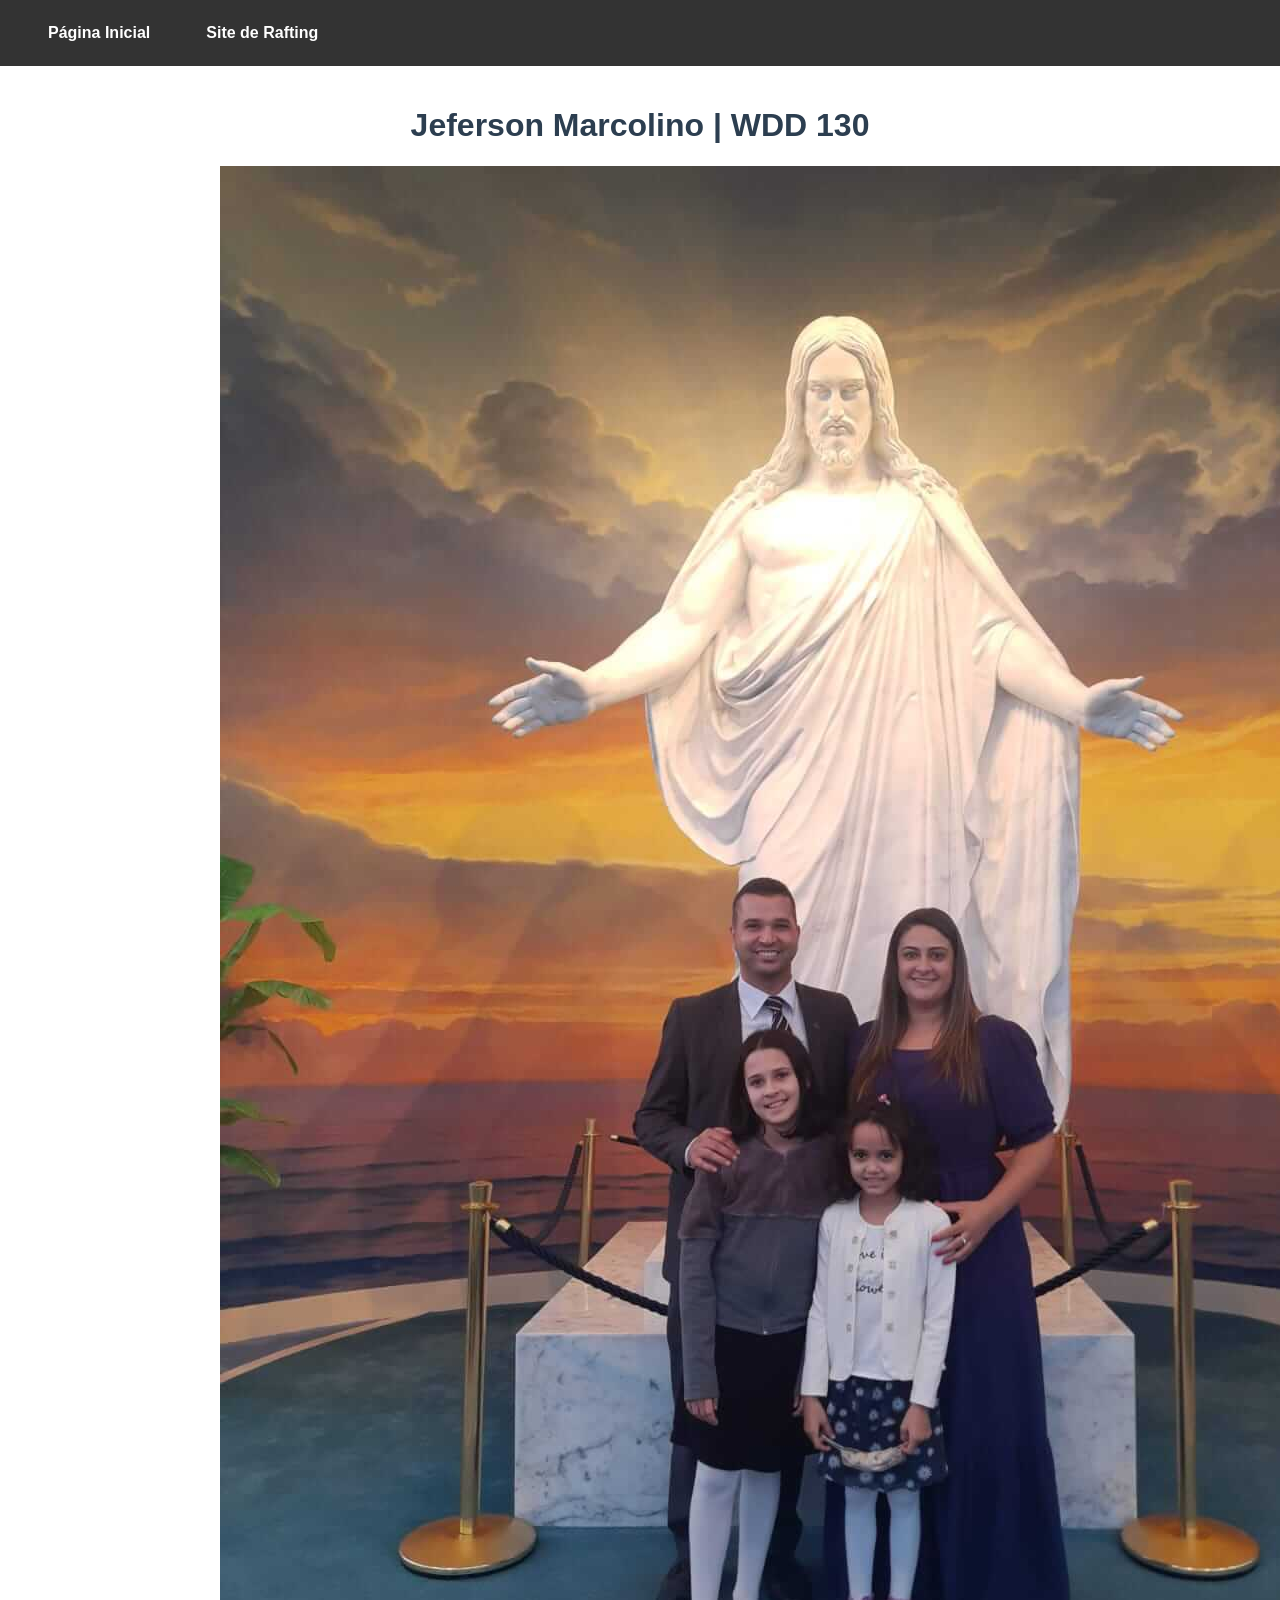
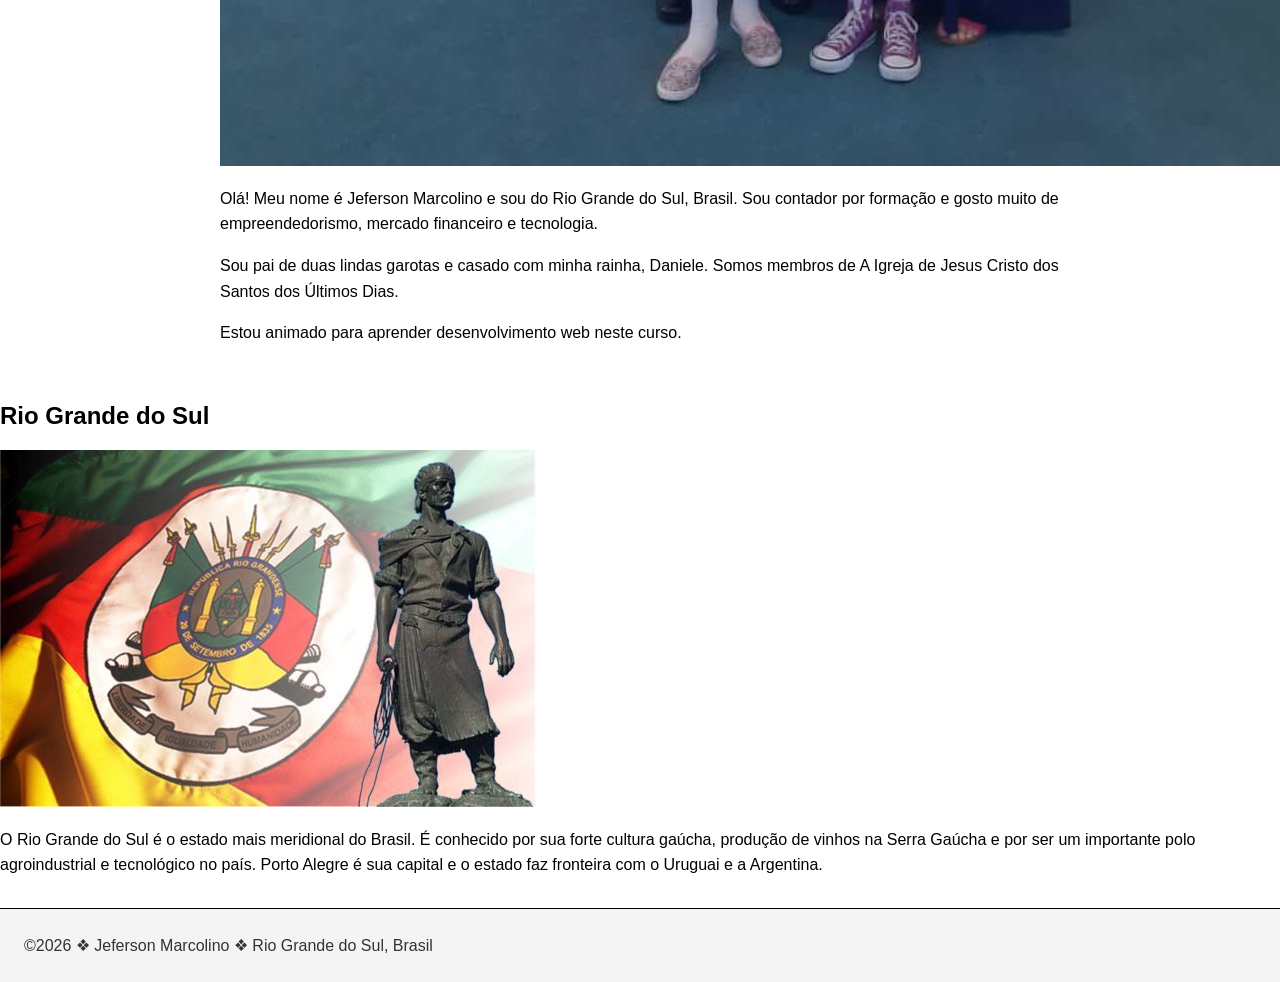
<file: index.html>
<!DOCTYPE html>
<html lang="pt-BR">

<head>
    <meta charset="utf-8">
    <meta name="viewport" content="width=device-width,initial-scale=1.0">
    <title>Jeferson Marcolino | WDD 130</title>

    <meta name="description" content="Página inicial de Jeferson Marcolino para o curso WDD 130, apresentando perfil pessoal e informações sobre o Rio Grande do Sul, Brasil.">
    <meta name="author" content="Jeferson Marcolino">

    <link rel="stylesheet" href="estilos/estilos.css">
</head>

<body>

    <header>
        <nav>
            <a href="#">Página Inicial</a>
            <a href="wwr/">Site de Rafting</a>
        </nav>
    </header>

    <main>
        <h1>Jeferson Marcolino | WDD 130</h1>

        <img src="imagens/perfil.jpeg" alt="Foto de perfil de Jeferson Marcolino">

        <p>
            Olá! Meu nome é Jeferson Marcolino e sou do Rio Grande do Sul, Brasil. 
            Sou contador por formação e gosto muito de empreendedorismo, 
            mercado financeiro e tecnologia.
        </p>
        <p>
            Sou pai de duas lindas garotas e casado com minha rainha, Daniele. 
            Somos membros de A Igreja de Jesus Cristo dos Santos dos Últimos Dias.
        </p>
        <p>
            Estou animado para aprender desenvolvimento web neste curso.
        </p>
    </main>

    <aside>
        <h2>Rio Grande do Sul</h2>
        <img src="imagens/rio-grande-do-sul.jpg" alt="Paisagem ou símbolo do Rio Grande do Sul">
        <p>
            O Rio Grande do Sul é o estado mais meridional do Brasil. É conhecido por sua forte cultura gaúcha, 
            produção de vinhos na Serra Gaúcha e por ser um importante polo agroindustrial e tecnológico no país. 
            Porto Alegre é sua capital e o estado faz fronteira com o Uruguai e a Argentina.
        </p>
    </aside>

    <footer>
        <p>©2026 ❖ Jeferson Marcolino ❖ Rio Grande do Sul, Brasil</p>
    </footer>

</body>

</html>
</file>
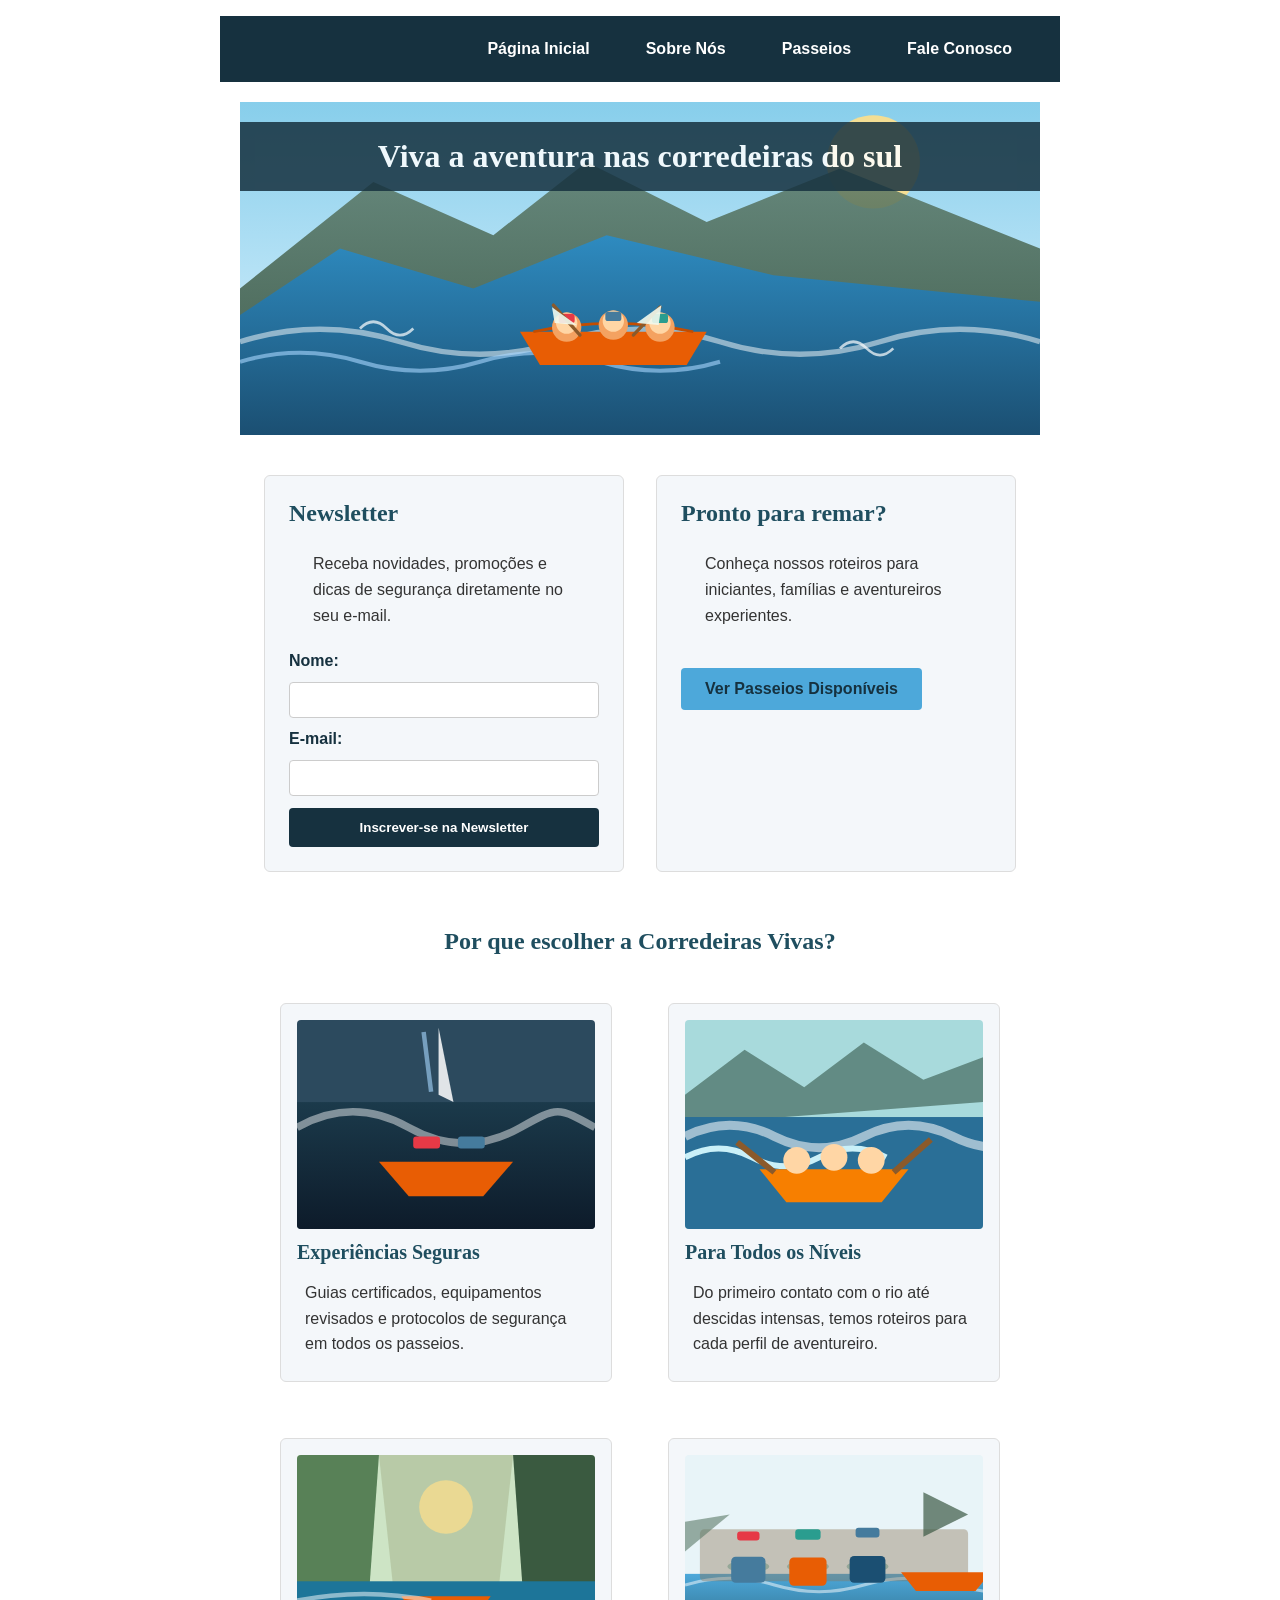
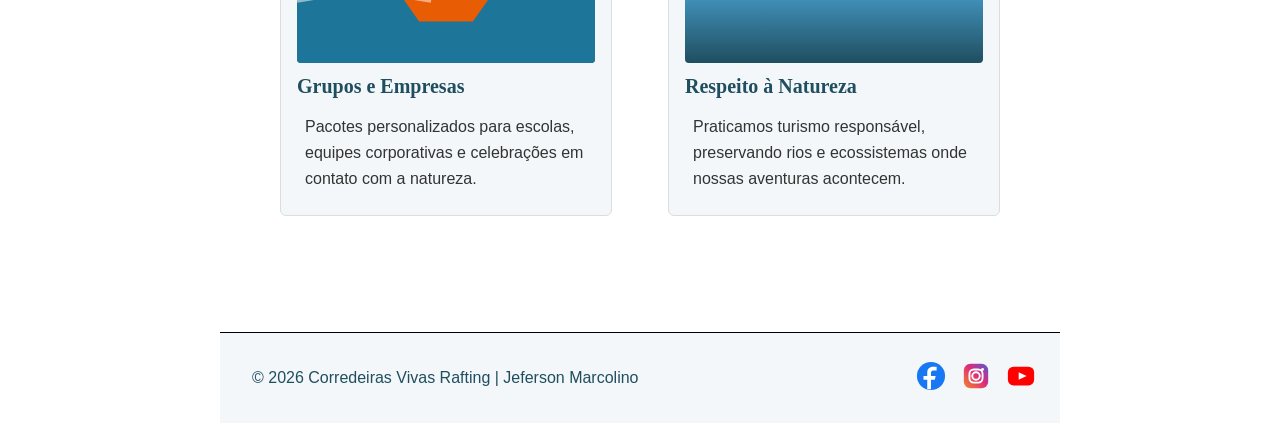
<file: wwr/index.html>
<!DOCTYPE html>
<html lang="pt-BR">

<head>
    <meta charset="UTF-8">
    <meta name="viewport" content="width=device-width, initial-scale=1.0">
    <meta name="description" content="Página inicial da Corredeiras Vivas Rafting. Descubra passeios em corredeiras, inscreva-se na newsletter e viva aventuras seguras no Rio Grande do Sul.">
    <meta name="author" content="Jeferson Marcolino">
    <title>Página Inicial | Corredeiras Vivas Rafting</title>
    <link rel="stylesheet" href="estilos/rafting.css">
</head>

<body>
    <header>
        <img src="imagens/logo-rafting.svg" alt="Logotipo Corredeiras Vivas Rafting" class="logo">
        <nav>
            <a href="index.html">Página Inicial</a>
            <a href="sobre.html">Sobre Nós</a>
            <a href="passeios.html">Passeios</a>
            <a href="contato.html">Fale Conosco</a>
        </nav>
    </header>

    <main>
        <div class="banner-home">
            <img src="imagens/hero-rafting.svg" alt="Grupo de rafting navegando em corredeiras com montanhas ao fundo">
            <h1>Viva a aventura nas corredeiras do sul</h1>
        </div>

        <section class="inicio-acoes">
            <div class="newsletter-home">
                <h2>Newsletter</h2>
                <p>Receba novidades, promoções e dicas de segurança diretamente no seu e-mail.</p>
                <form action="#" method="post">
                    <label for="newsletter-nome">Nome:</label>
                    <input type="text" id="newsletter-nome" name="nome" required>

                    <label for="newsletter-email">E-mail:</label>
                    <input type="email" id="newsletter-email" name="email" required>

                    <button type="submit">Inscrever-se na Newsletter</button>
                </form>
            </div>

            <div class="cta-passeios">
                <h2>Pronto para remar?</h2>
                <p>Conheça nossos roteiros para iniciantes, famílias e aventureiros experientes.</p>
                <a class="botao-cta" href="passeios.html">Ver Passeios Disponíveis</a>
            </div>
        </section>

        <section class="grid-ofertas">
            <h2>Por que escolher a Corredeiras Vivas?</h2>
            <article class="oferta-card">
                <img src="imagens/salto-rio-negro.svg" alt="Bote enfrentando corredeiras no Salto do Rio Negro">
                <h2>Experiências Seguras</h2>
                <p>Guias certificados, equipamentos revisados e protocolos de segurança em todos os passeios.</p>
            </article>
            <article class="oferta-card">
                <img src="imagens/corredeira-paranapanema.svg" alt="Remadores em corredeira no Rio Paranapanema">
                <h2>Para Todos os Níveis</h2>
                <p>Do primeiro contato com o rio até descidas intensas, temos roteiros para cada perfil de aventureiro.</p>
            </article>
            <article class="oferta-card">
                <img src="imagens/canyon-iguacu.svg" alt="Paisagem de canyon com bote de rafting">
                <h2>Grupos e Empresas</h2>
                <p>Pacotes personalizados para escolas, equipes corporativas e celebrações em contato com a natureza.</p>
            </article>
            <article class="oferta-card">
                <img src="imagens/historia-equipe.svg" alt="Equipe de guias da Corredeiras Vivas na base do rio">
                <h2>Respeito à Natureza</h2>
                <p>Praticamos turismo responsável, preservando rios e ecossistemas onde nossas aventuras acontecem.</p>
            </article>
        </section>
    </main>

    <footer>
        <p>&copy; 2026 Corredeiras Vivas Rafting | Jeferson Marcolino</p>
        <nav class="redes-sociais">
            <a href="https://facebook.com" target="_blank" rel="noopener noreferrer">
                <img src="imagens/facebook.svg" alt="Visite nossa página oficial do Facebook">
            </a>
            <a href="https://instagram.com" target="_blank" rel="noopener noreferrer">
                <img src="imagens/instagram.svg" alt="Siga o nosso perfil no Instagram">
            </a>
            <a href="https://youtube.com" target="_blank" rel="noopener noreferrer">
                <img src="imagens/youtube.svg" alt="Assista aos nossos vídeos no YouTube">
            </a>
        </nav>
    </footer>
</body>

</html>
</file>
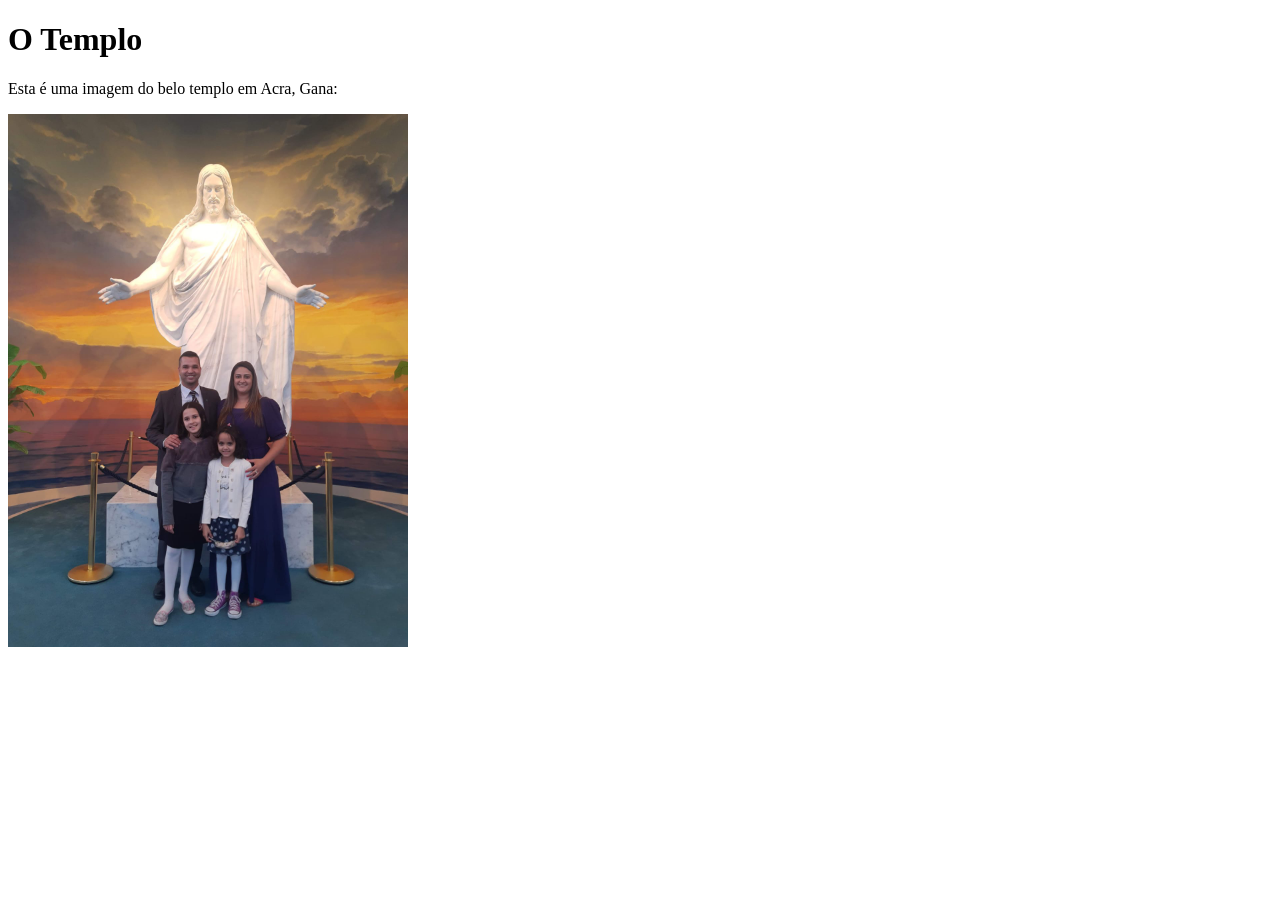
<file: semana01/imagens.html>
<!DOCTYPE html>
<html lang="pt-br">

<head>
    <meta charset="UTF-8">
    <meta name="viewport" content="width=device-width, initial-scale=1.0">
    <title>Imagem do Templo</title>
</head>

<body>
    <h1>O Templo</h1>
    <p>Esta é uma imagem do belo templo em Acra, Gana:</p>
    <img src="imagens/perfil.jpeg" alt="O Templo de Acra, Gana" width="400">

</body>

</html>
</file>
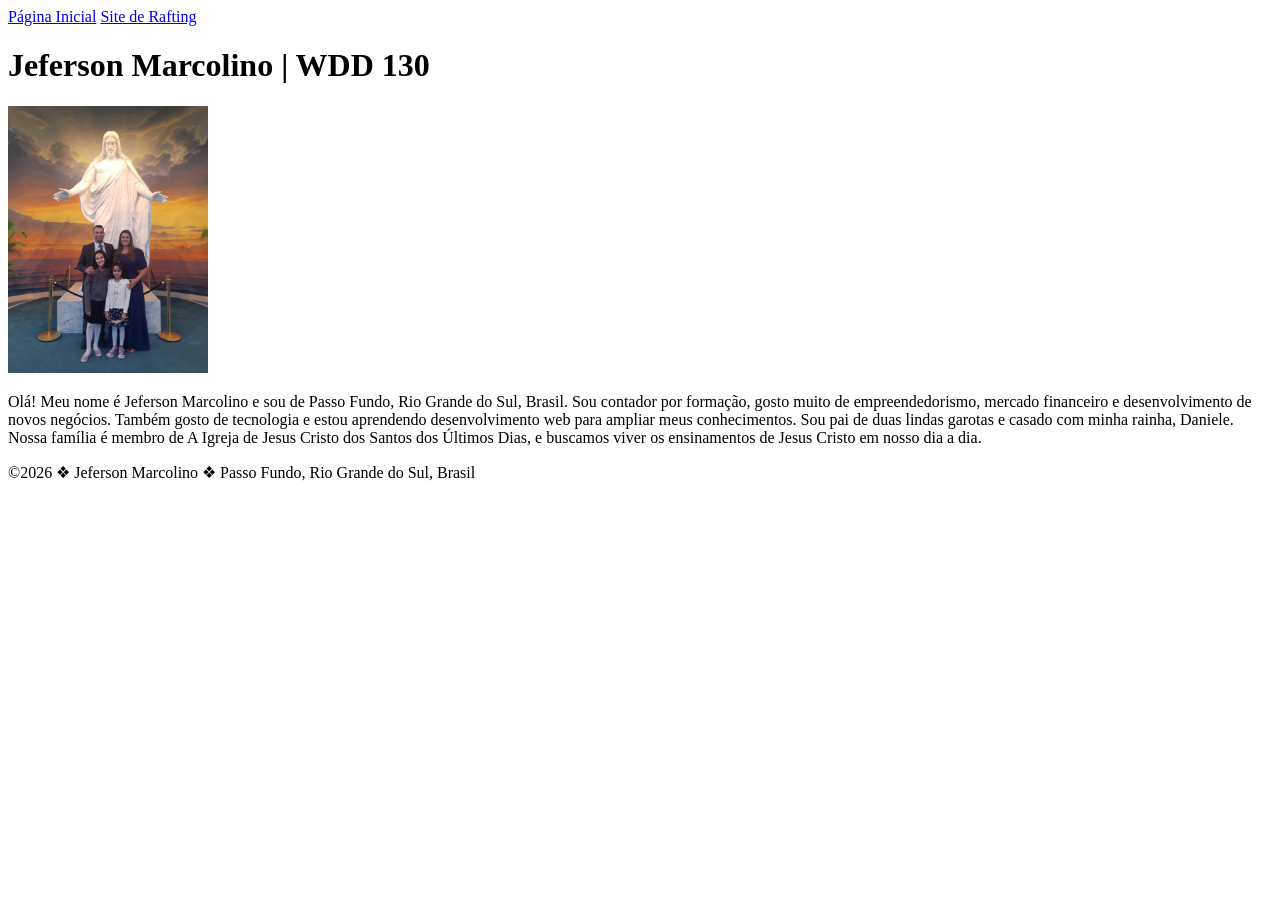
<file: semana01/primeira-pagina.html>
<!DOCTYPE html>
<html lang="pt-BR">

<head>
    <meta charset="utf-8">
    <meta name="viewport" content="width=device-width,initial-scale=1.0">
    <title>Jeferson Marcolino | WDD 130</title>
</head>

<body>

    <header>
        <nav>
            <a href="#">Página Inicial</a>
            <a href="wwr/">Site de Rafting</a>
        </nav>
    </header>

    <main>
        <h1>Jeferson Marcolino | WDD 130</h1>

        <img src="imagens/perfil.jpeg" alt="Olá, meu nome é Jeferson Marcolino" width="200">

        <p>
            Olá! Meu nome é Jeferson Marcolino e sou de Passo Fundo, Rio Grande do Sul, Brasil.
            Sou contador por formação, gosto muito de empreendedorismo, mercado financeiro
            e desenvolvimento de novos negócios. Também gosto de tecnologia e estou aprendendo
            desenvolvimento web para ampliar meus conhecimentos. Sou pai de duas lindas garotas
            e casado com minha rainha, Daniele. Nossa família é membro de A Igreja de Jesus Cristo
            dos Santos dos Últimos Dias, e buscamos viver os ensinamentos de Jesus Cristo
            em nosso dia a dia.
        </p>
    </main>

    <footer>
        <p>©2026 ❖ Jeferson Marcolino ❖ Passo Fundo, Rio Grande do Sul, Brasil</p>
    </footer>

</body>

</html>
</file>
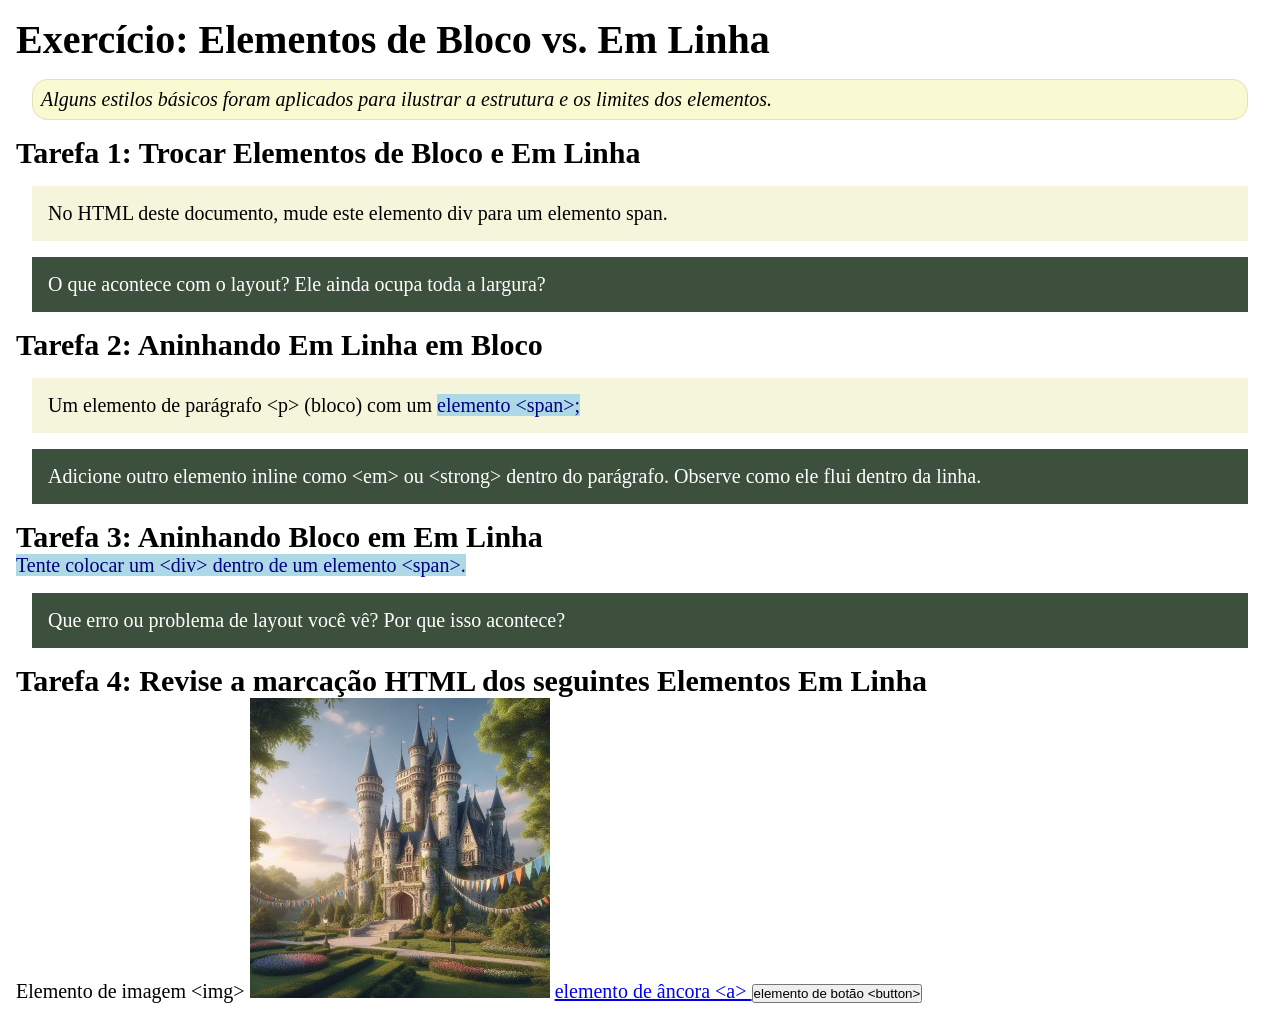
<file: semana02/bloco-vs-inline.html>
<!DOCTYPE html>
<html lang="pt-br">

<head>
    <meta charset="UTF-8">
    <meta name="viewport" content="width=device-width, initial-scale=1.0">
    <title>Exercício: Elementos de Bloco vs. Inline</title>
    <link rel="stylesheet" href="estilos/bloco-vs-inline.css">
</head>

<body>
    <main>
        <h1>Exercício: Elementos de Bloco vs. Em Linha</h1>
        <p class="note">Alguns estilos básicos foram aplicados para ilustrar a estrutura e os limites dos elementos.</p>

        <h2>Tarefa 1: Trocar Elementos de Bloco e Em Linha</h2>
        <div>No HTML deste documento, mude este elemento div para um elemento span.</div>

        <p class="question">O que acontece com o layout? Ele ainda ocupa toda a largura?</p>

        <h2>Tarefa 2: Aninhando Em Linha em Bloco</h2>
        <p>Um elemento de parágrafo &lt;p&gt; (bloco) com um <span>elemento &lt;span&gt;;</span></p>
        <p class="question">Adicione outro elemento inline como &lt;em&gt; ou &lt;strong&gt; dentro do parágrafo.
            Observe como ele flui dentro da linha.</p>

        <h2>Tarefa 3: Aninhando Bloco em Em Linha</h2>
        <span>Tente colocar um &lt;div&gt; dentro de um elemento &lt;span&gt;.</span>
        <p class="question">Que erro ou problema de layout você vê? Por que isso acontece?</p>


        <h2>Tarefa 4: Revise a marcação HTML dos seguintes Elementos Em Linha</h2>
        Elemento de imagem &lt;img&gt;
        <img src="imagens/castelo.webp" alt="imagem (imagens estão em linha)" width="300" height="300">
        <a href="https://churchofjesuschrist.org">elemento de âncora &lt;a&gt; </a>
        <button type="button">elemento de botão &lt;button&gt;</button>
    </main>
</body>

</html>
</file>
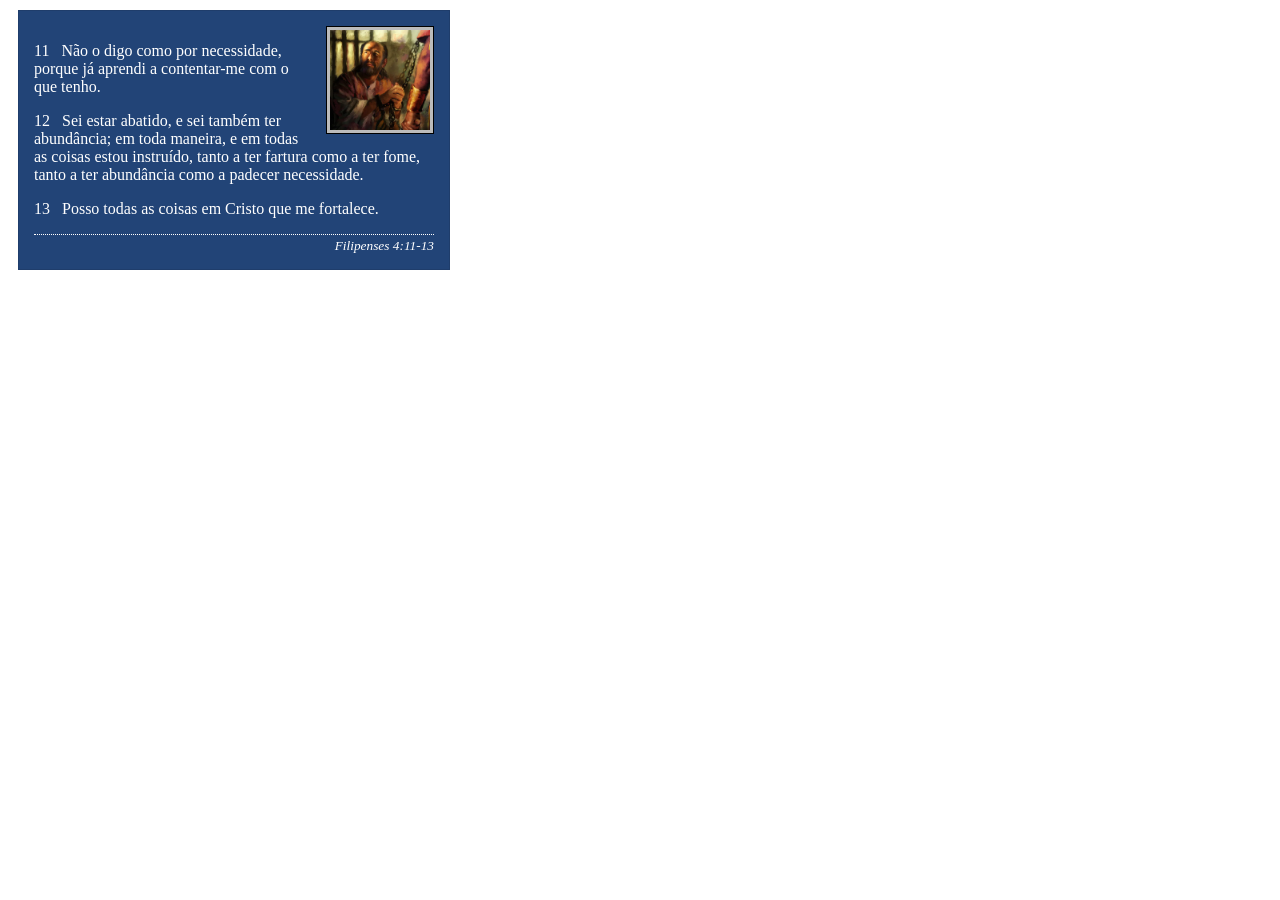
<file: semana02/box-model-solucao.html>
<!DOCTYPE html>
<html lang="pt-br">

<head>
    <meta charset="UTF-8">
    <meta name="viewport" content="width=device-width, initial-scale=1.0">
    <title>Atividade de Box Model</title>
    <link rel="stylesheet" href="estilos/box-model-solucao.css">
</head>

<body>
    <main>
        <div class="callout">
            <img src="imagens/apostolo-paulo-preso.webp" alt="Apóstolo Paulo - Preso em Roma" width="200" height="200">
            <blockquote>
                <p>11 &nbsp; Não o digo como por necessidade, porque já aprendi a contentar-me com o que tenho.</p>
                <p>12 &nbsp; Sei estar abatido, e sei também ter abundância; em toda maneira, e em todas as coisas estou
                    instruído, tanto a ter fartura como a ter fome, tanto a ter abundância como a padecer necessidade.
                </p>
                <p>13 &nbsp; Posso todas as coisas em Cristo que me fortalece.</p>
            </blockquote>
            <cite>Filipenses 4:11-13</cite>
        </div>
    </main>
</body>

</html>
</file>
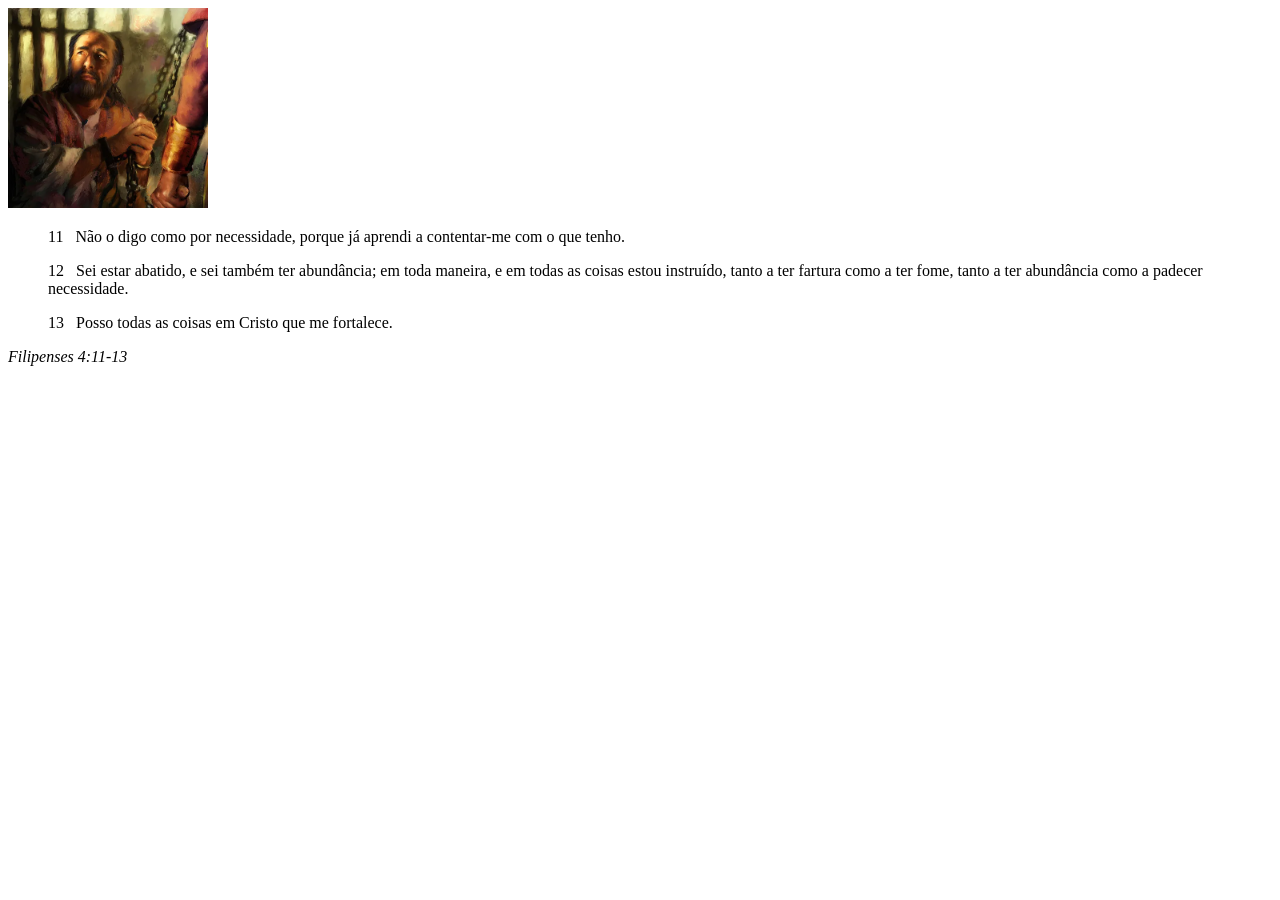
<file: semana02/box-model.html>
<!DOCTYPE html>
<html lang="pt-br">
<head>
    <meta charset="UTF-8">
    <meta name="viewport" content="width=device-width, initial-scale=1.0">
    <title>Atividade de Box Model</title>
</head>
<body>
    <main>
        <div class="callout">
            <img src="imagens/apostolo-paulo-preso.webp" alt="Apóstolo Paulo - Preso em Roma" width="200" height="200">
            <blockquote>
                <p>11 &nbsp; Não o digo como por necessidade, porque já aprendi a contentar-me com o que tenho.</p>
                <p>12 &nbsp; Sei estar abatido, e sei também ter abundância; em toda maneira, e em todas as coisas estou instruído, tanto a ter fartura como a ter fome, tanto a ter abundância como a padecer necessidade.</p>
                <p>13 &nbsp; Posso todas as coisas em Cristo que me fortalece.</p>
            </blockquote>
            <cite>Filipenses 4:11-13</cite>
        </div>
    </main>
</body>
</html>
</file>
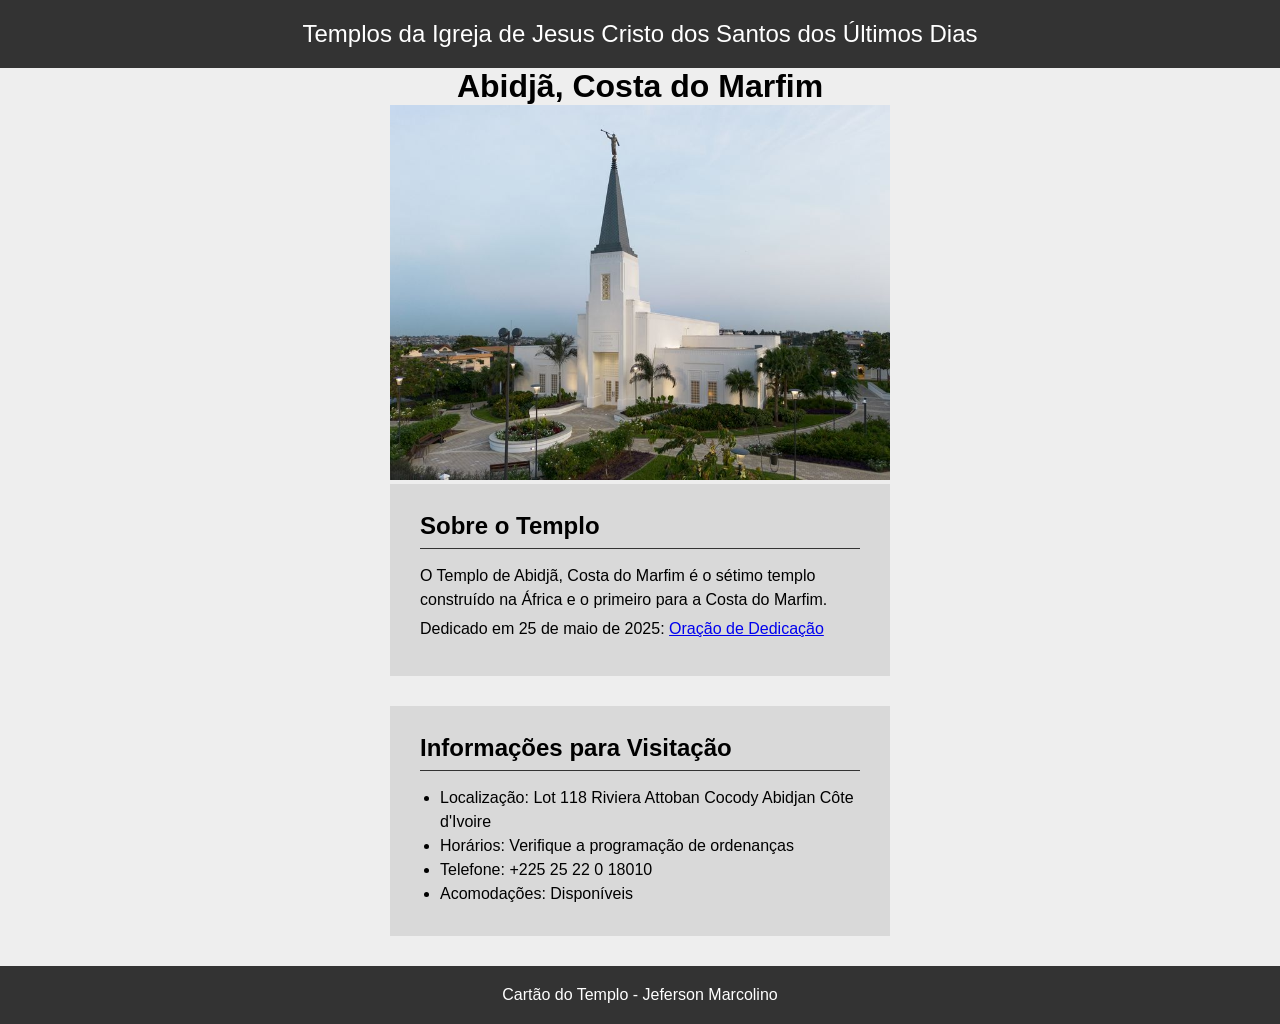
<file: semana02/templo.html>
<!DOCTYPE html>
<html lang="pt-br">

<head>
    <meta charset="UTF-8">
    <meta name="viewport" content="width=device-width, initial-scale=1.0">
    <title>Cartão do Templo - Abidjã, Costa do Marfim</title>
    <link rel="stylesheet" href="estilos/templo.css">
</head>

<body>
    <header>
        <p>Templos da Igreja de Jesus Cristo dos Santos dos Últimos Dias</p>
    </header>
    <main>
        <h1>Abidjã, Costa do Marfim</h1>
        <picture>
            <img src="imagens/abidja-costa-do-marfim.jpeg" alt="Templo de Abidjã, Costa do Marfim">
        </picture>
        <section>
            <h2>Sobre o Templo</h2>
            <p>O Templo de Abidjã, Costa do Marfim é o sétimo templo construído na África e o primeiro para a Costa do
                Marfim.</p>
            <p>Dedicado em 25 de maio de 2025: <a
                    href="https://www.churchofjesuschrist.org/temples/dedicatory-prayer/abidjan-ivory-coast-temple/2025-05-25?lang=eng"
                    target="_blank" rel="noopener noreferrer">Oração de Dedicação</a></p>
        </section>
        <section>
            <h2>Informações para Visitação</h2>
            <ul>
                <li>Localização: Lot 118 Riviera Attoban Cocody Abidjan Côte d'Ivoire</li>
                <li>Horários: Verifique a programação de ordenanças</li>
                <li>Telefone: +225 25 22 0 18010</li>
                <li>Acomodações: Disponíveis</li>
            </ul>
        </section>
    </main>
    <footer>
        <p>Cartão do Templo - Jeferson Marcolino</p>
    </footer>
</body>

</html>
</file>
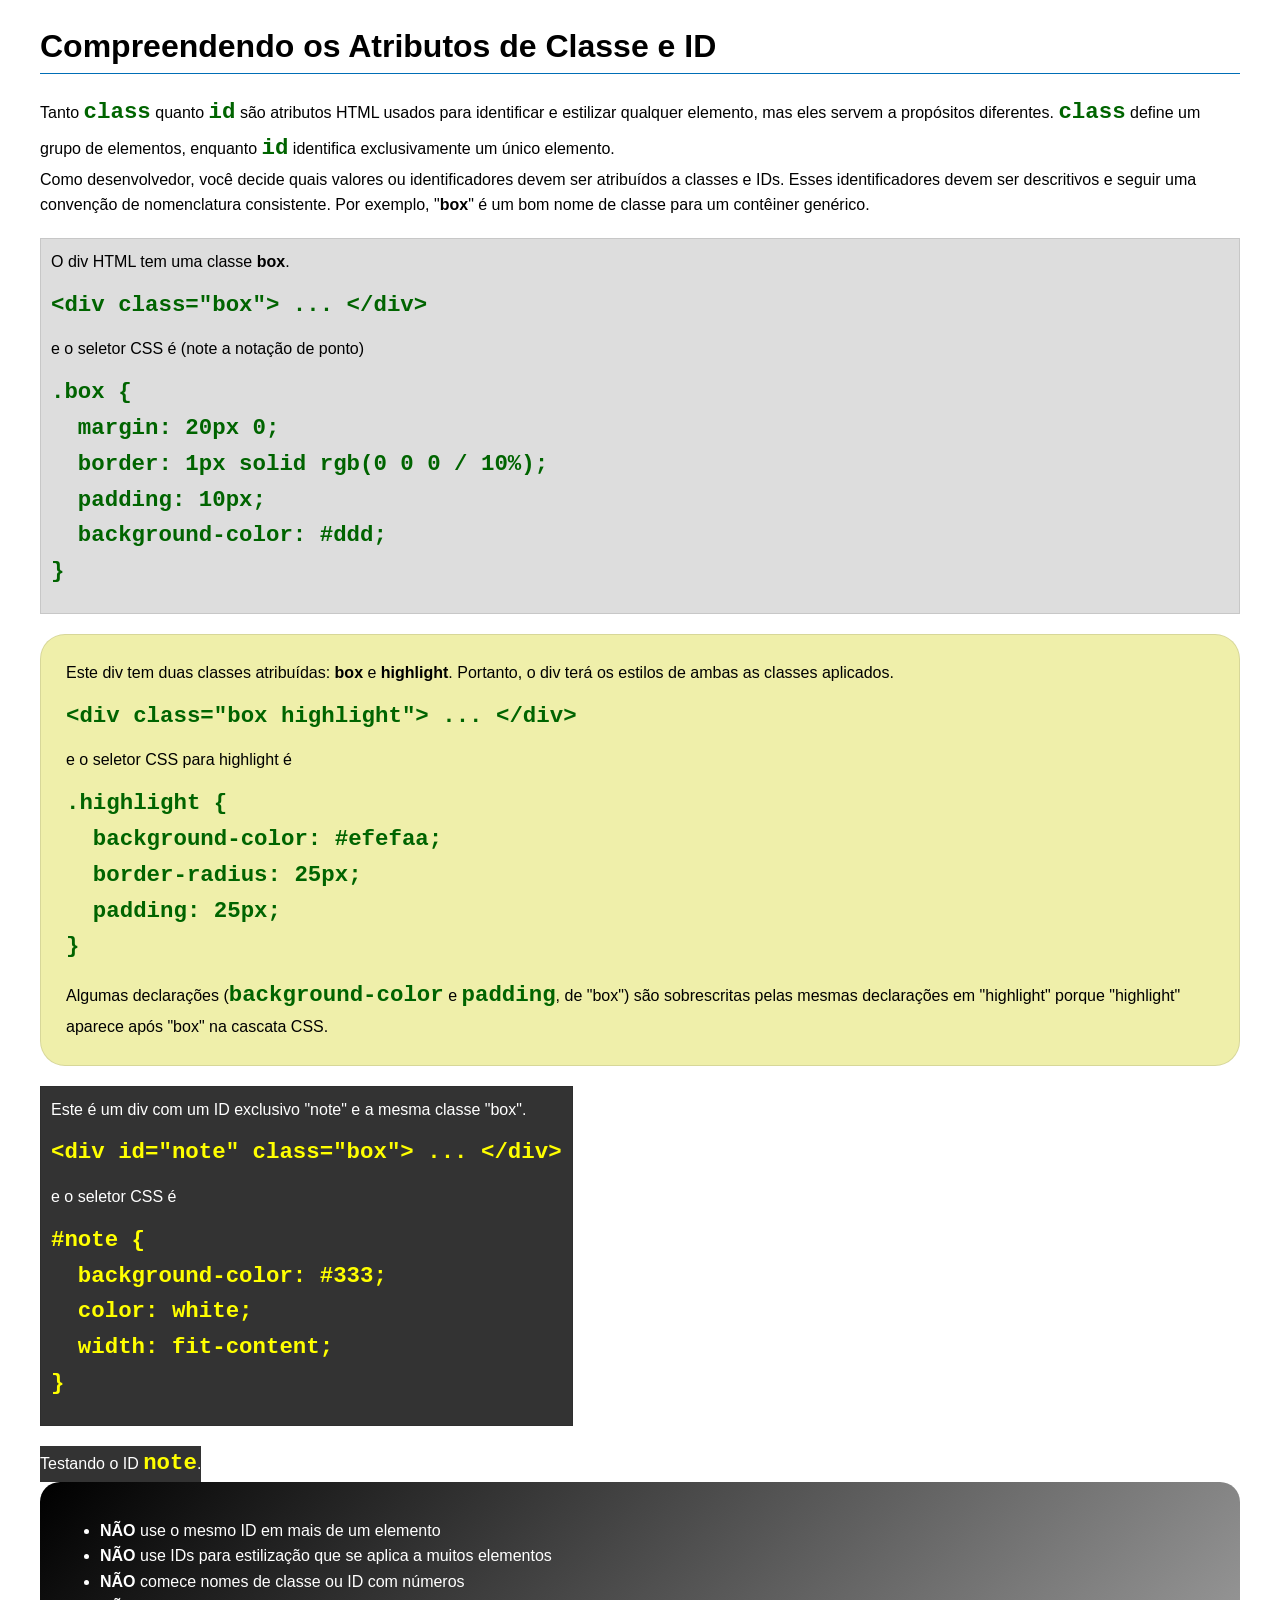
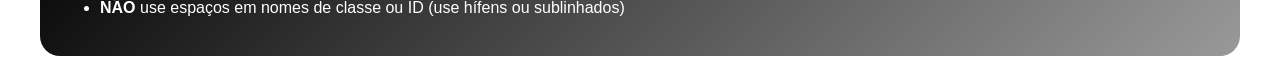
<file: semana03/classe-e-id.html>
<!DOCTYPE html>
<html lang="pt-br">

<head>
    <meta charset="UTF-8">
    <meta name="viewport" content="width=device-width, initial-scale=1.0">
    <title>Atributos de Classe vs ID</title>
    <link rel="stylesheet" href="estilos/classe-e-id.css">
</head>

<body>
    <h1>Compreendendo os Atributos de Classe e ID</h1>
    <p>Tanto <code>class</code> quanto <code>id</code> são atributos HTML usados para identificar e estilizar qualquer
        elemento, mas eles servem a propósitos diferentes. <code>class</code> define um grupo de elementos, enquanto
        <code>id</code> identifica exclusivamente um único elemento.
    </p>
    <p>Como desenvolvedor, você decide quais valores ou identificadores devem ser atribuídos a classes e IDs. Esses
        identificadores devem ser descritivos e seguir uma convenção de nomenclatura consistente. Por exemplo,
        "<strong>box</strong>" é um bom nome de classe para um contêiner genérico.</p>
    <div class="box">
        <p>O div HTML tem uma classe <strong>box</strong>.</p>
        <pre><code class="html">&lt;div class="box"&gt; ... &lt;/div&gt;</code></pre>
        e o seletor CSS é (note a notação de ponto)
        <pre><code class="css">.box {
  margin: 20px 0;
  border: 1px solid rgb(0 0 0 / 10%);
  padding: 10px;
  background-color: #ddd; 
}</code></pre>
    </div>

    <div class="box highlight">
        <p>Este div tem duas classes atribuídas: <strong>box</strong> e <strong>highlight</strong>. Portanto, o div terá
            os estilos de ambas as classes aplicados.</p>
        <pre><code class="html">&lt;div class="box highlight"&gt; ... &lt;/div&gt;</code></pre>
        e o seletor CSS para highlight é
        <pre><code class="css">.highlight {
  background-color: #efefaa;
  border-radius: 25px;
  padding: 25px;
}</code></pre>
        <p>Algumas declarações (<code>background-color</code> e <code>padding</code>, de "box") são sobrescritas pelas
            mesmas declarações em "highlight" porque "highlight" aparece após "box" na cascata CSS.</p>
    </div>

    <div id="note" class="box">
        <p>Este é um div com um ID exclusivo "note" e a mesma classe "box".</p>
        <pre><code class="html">&lt;div id="note" class="box"&gt; ... &lt;/div&gt;</code></pre>
        e o seletor CSS é
        <pre><code class="css">#note {
  background-color: #333;
  color: white;
  width: fit-content;
}</code></pre>
    </div>

    <div id="note">
        <p>Testando o ID <code>note</code>.</p>
    </div>

    <section id="melhor-pratica">
        <ul>
            <li><strong>NÃO</strong> use o mesmo ID em mais de um elemento</li>
            <li><strong>NÃO</strong> use IDs para estilização que se aplica a muitos elementos</li>
            <li><strong>NÃO</strong> comece nomes de classe ou ID com números</li>
            <li><strong>NÃO</strong> use espaços em nomes de classe ou ID (use hífens ou sublinhados)</li>
        </ul>
    </section>

    <br>

</body>

</html>
</file>
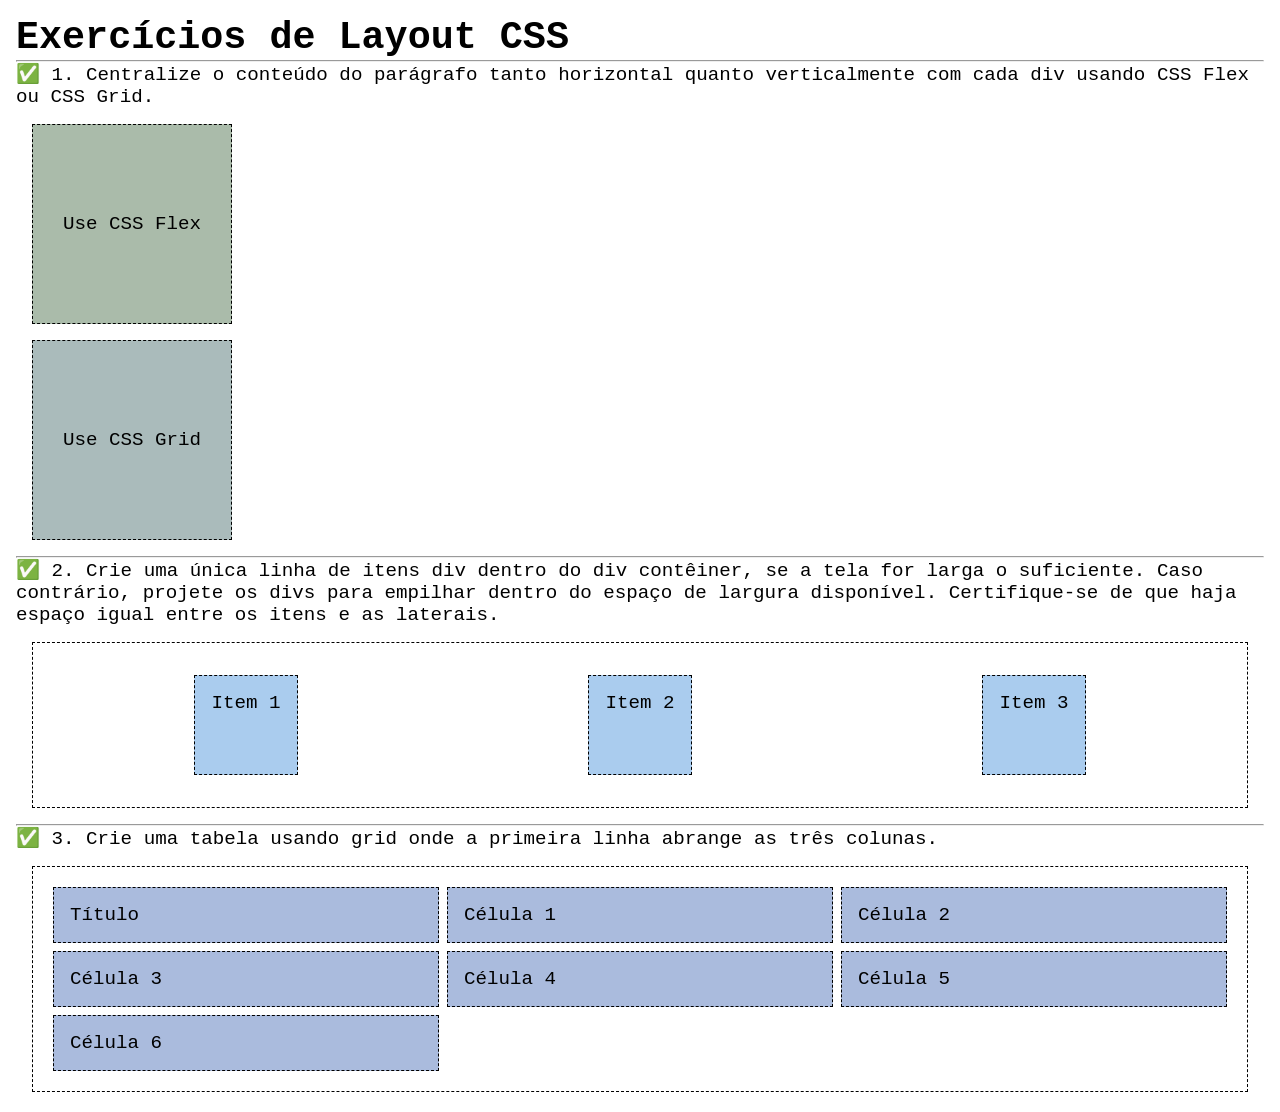
<file: semana04/exercicios-layout.html>
<!DOCTYPE html>
<html lang="pt-br">

<head>
    <meta charset="UTF-8">
    <meta name="viewport" content="width=device-width, initial-scale=1.0">
    <title>Exercícios de Layout CSS</title>
    <link rel="stylesheet" href="estilos/solucoes-dos-exercicios-de-layout.css">
</head>

<body>
    <main>
        <h1>Exercícios de Layout CSS</h1>
        <hr>
        <p>✅ 1. Centralize o conteúdo do parágrafo tanto horizontal quanto verticalmente com cada div usando CSS Flex ou
            CSS Grid.
        </p>
        <div class="one flex">
            <p>Use CSS Flex</p>
        </div>
        <div class="one grid">
            <p>Use CSS Grid</p>
        </div>
        <hr>
        <p>✅ 2. Crie uma única linha de itens div dentro do div contêiner, se a tela for larga o suficiente. Caso
            contrário, projete os
            divs para empilhar dentro do espaço de largura disponível. Certifique-se de que haja espaço igual entre os
            itens e as laterais.</p>
        <div class="container2">
            <div class="dois">
                <p>Item 1</p>
            </div>
            <div class="dois">
                <p>Item 2</p>
            </div>
            <div class="dois">
                <p>Item 3</p>
            </div>
        </div>
        <hr>
        <p>✅ 3. Crie uma tabela usando grid onde a primeira linha abrange as três colunas. </p>
        <div class="container3">
            <div class="tres colunas-3">
                <p>Título</p>
            </div>
            <div class="tres">
                <p>Célula 1</p>
            </div>
            <div class="tres">
                <p>Célula 2</p>
            </div>
            <div class="tres">
                <p>Célula 3</p>
            </div>
            <div class="tres">
                <p>Célula 4</p>
            </div>
            <div class="tres">
                <p>Célula 5</p>
            </div>
            <div class="tres">
                <p>Célula 6</p>
            </div>

        </div>
    </main>
</body>

</html>
</file>
<file: estilos/estilos.css>
/* --- Regras Gerais e Reset --- */
body {
    font-family: Arial, sans-serif;
    margin: 0;
    padding: 0;
    box-sizing: border-box;
}

p {
    padding: 0;
    line-height: 1.6;
}

h1 {
    color: #2c3e50;
    text-align: center;
}

/* --- Área Principal (Main) --- */
main {
    max-width: 840px; /* Requisito rígido da tarefa anterior mantido */
    margin: 0 auto;
    padding: 20px;
}

/* --- CABEÇALHO (Header com CSS Grid) --- */
header {
    display: grid;
    grid-template-columns: auto 1fr; /* Logo na esquerda, espaço restante para o nav */
    align-items: center;            /* Centraliza verticalmente o logo e os links */
    background-color: #333;          /* Mantendo o padrão escuro que você definiu */
    padding: 1rem 2rem;
}

/* Estilização da Logo dentro do Header */
header .logo {
    max-height: 60px;               /* Garante que o SVG não quebre a altura do topo */
    width: auto;
    display: block;
}

/* NAVEGAÇÃO (Com CSS Flexbox) */
nav {
    display: flex;
    justify-content: flex-end;      /* Alinha os links de navegação à direita */
    gap: 1.5rem;                    /* Espaçamento moderno e limpo entre os links */
    background-color: transparent;  /* Remove o fundo antigo, pois o header já é escuro */
    padding: 0;
    text-align: right;
}

nav a {
    color: #fff;
    text-decoration: none;
    font-weight: bold;
    padding: 0.5rem 1rem;
    transition: color 0.3s ease;
}

nav a:hover {
    color: #00bcd4;                 /* Destaque visual sutil ao passar o mouse */
}

/* --- SEÇÃO HERO E ARTIGOS (Estrutura interna) --- */
.hero {
    position: relative;
    text-align: center;
    margin-bottom: 2rem;
}

.hero > img {
    width: 100%;
    height: auto;
    display: block;
}

.hero article {
    display: flex;
    align-items: center;
    gap: 20px;
    margin-top: 1.5rem;
    text-align: left;
}

.hero article img {
    width: 150px;
    height: auto;
    border: 1px solid #ccc;
    padding: 5px;
    box-shadow: 0 4px 10px rgba(0,0,0,0.2);
}

/* --- SEÇÃO HISTÓRIA (Disposta conforme o Wireframe) --- */
.historia-section {
    margin: 2rem 0;
}

.historia-conteudo {
    display: grid;
    grid-template-columns: 1fr 1fr; /* Divide o texto e a imagem em duas colunas iguais */
    gap: 2rem;
    align-items: center;
}

.historia-conteudo img {
    width: 100%;
    height: auto;
    border-radius: 5px;
    box-shadow: 0 2px 5px rgba(0,0,0,0.1);
}

/* --- SEÇÃO DE AVENTURAS (5 Imagens Horizontais com Flexbox) --- */
.aventuras-section {
    margin: 3rem 0;
}

.galeria-aventuras {
    display: flex;
    justify-content: space-between; /* Distribui os blocos igualmente de ponta a ponta */
    gap: 10px;                      /* Espaço entre as fotos */
    margin-top: 1.5rem;
}

.galeria-aventuras figure {
    flex: 1;                        /* Força as 5 imagens a dividirem o espaço igualmente */
    margin: 0;
    background-color: #f9f9f9;
    padding: 8px;
    border: 1px solid #ddd;
    border-radius: 4px;
    text-align: center;
}

.galeria-aventuras img {
    width: 100%;                    /* Garante que a imagem se ajuste ao card do figure */
    height: auto;
    display: block;
}

.galeria-aventuras figcaption {
    margin-top: 8px;
    font-size: 0.85rem;
    color: #444;
    font-weight: bold;
}

/* --- RODAPÉ (Footer com Flexbox nas extremidades) --- */
footer {
    display: flex;
    justify-content: space-between; /* Texto na extrema esquerda, ícones na extrema direita */
    align-items: center;
    margin-top: 30px;
    border-top: 1px solid #000;     /* Requisito da sua tarefa mantido */
    padding: 1.5rem;
    background-color: #f4f4f4;
}

footer p {
    margin: 0;
    color: #333;
}

/* Alinhamento horizontal das Redes Sociais no rodapé */
.socialmedia {
    display: flex;
    gap: 15px;                      /* Espaçamento entre os ícones sociais */
}

.socialmedia img {
    width: 30px;                    /* Controla o tamanho dos ícones das redes */
    height: auto;
    transition: transform 0.2s;
}

.socialmedia img:hover {
    transform: scale(1.1);          /* Efeito moderno ao passar o mouse */
}
</file>
<file: wwr/estilos/rafting.css>
/* --- 1. VARIÁVEIS CSS --- */
:root {
    --cor-primaria: #1f4e5f;     
    --cor-secundaria: #4da8da;   
    --cor-destaque1: #16313f;    
    --cor-destaque2: #f4f7fa;    
    --cor-fundo: #ffffff;
    --cor-texto-escuro: #333333;
    --cor-texto-claro: #ffffff;
    --fonte-body: Arial, Helvetica, sans-serif;
    --fonte-titulo: Georgia, "Times New Roman", serif;
}

/* --- 2. RESET DE SELETOR UNIVERSAL --- */
*, *::before, *::after {
    margin: 0;
    padding: 0;
    box-sizing: border-box;
}

/* --- Regras Gerais --- */
body {
    font-family: var(--fonte-body);
    background-color: var(--cor-fundo);
    color: var(--cor-texto-escuro);
}

p {
    line-height: 1.6;
}

h1,
h2 {
    font-family: var(--fonte-titulo);
    color: var(--cor-primaria);
}

nav,
p,
section,
article {
    margin: 16px;
    padding: 8px;
}

header,
main,
footer {
    width: 840px;
    margin: 0 auto;
}

main {
    padding: 20px;
}

/* --- CABEÇALHO (Header com CSS Grid) --- */
header {
    display: grid;
    grid-template-columns: auto 1fr; 
    align-items: center;            
    background-color: var(--cor-destaque1); 
    color: var(--cor-texto-claro);
    padding: 1rem 2rem;
    margin-top: 16px;
}

header .logo {
    max-height: 50px;               
    width: auto;
    display: block;
}

/* Navegação Superior (CSS Flexbox) */
header nav {
    display: flex;
    justify-content: flex-end;      
    gap: 1.5rem;                    
    background-color: transparent;
    margin: 0;
    padding: 0;
}

/* ELIMINAÇÃO DOS DOIS ERROS DE CONTRASTE:
   Força rigidamente a cor branca em absolutamente todos os estados dos links do header */
header nav a,
header nav a:link,
header nav a:visited,
header nav a:active {
    color: var(--cor-texto-claro);
    text-decoration: none;
    font-weight: bold;
    padding: 0.5rem 1rem;
    display: inline-block;
}

header nav a:hover {
    color: var(--cor-secundaria);                 
}

/* --- 3. CONTAINER DO HERO --- */
.hero {
    position: relative;
    width: 100%;
    margin: 5.5rem 16px 10rem;
    padding: 0;
}

.hero > img {
    display: block;
    width: 100%;
    height: auto;
}

.hero h1 {
    position: absolute;
    top: 0;
    left: 0;
    width: 100%;
    margin: 0;
    padding: 16px;
    color: var(--cor-texto-claro);
    background-color: var(--cor-destaque1);
    opacity: 0.85;
    font-size: 2rem;
    text-align: center;
    transform: translateY(calc(-100% - 1rem));
    box-shadow: 0 4px 8px rgba(0, 0, 0, 0.15);
}

.hero article {
    position: absolute;
    top: 100%;
    left: 0;
    right: 0;
    margin: 1rem 0 0;
    padding: 15px;
    display: flex;
    flex-wrap: wrap;
    align-items: center;
    gap: 20px;
    width: 100%;
    background-color: var(--cor-fundo);
    border-radius: 4px;
    box-shadow: 0 4px 15px rgba(0, 0, 0, 0.2);
}

.hero article h2 {
    flex-basis: 100%;
    width: 100%;
    font-size: 1.25rem;
    margin: 0;
    text-align: left;
}

.hero article img {
    float: right;
    width: 80px;
    height: auto;
    border: 1px solid #ccc;
    padding: 3px;
    flex-shrink: 0;
}

.hero article p {
    color: var(--cor-texto-escuro);
    margin: 0;
    text-align: left;
}

/* --- SEÇÃO HISTÓRIA (Grid de 2 Colunas) --- */
.historia-section {
    margin: 2.5rem 0;
}

.historia-conteudo {
    display: grid;
    grid-template-columns: 1fr 1fr; 
    gap: 2rem;
    align-items: center;
}

.historia-conteudo img {
    width: 100%;
    height: auto;
    border-radius: 5px;
}

/* --- SEÇÃO DE AVENTURAS (Galeria Flexbox) --- */
.aventuras-section {
    margin: 3rem 0;
}

.galeria-aventuras {
    display: flex;
    justify-content: space-between; 
    gap: 12px;                      
    margin-top: 1.5rem;
}

.galeria-aventuras figure {
    flex: 1;                        
    margin: 0;
    background-color: var(--cor-destaque2);
    padding: 8px;
    border: 1px solid #ddd;
    border-radius: 4px;
    text-align: center;
}

.galeria-aventuras img {
    width: 100%;                    
    height: auto;              
    display: block;
}

.galeria-aventuras figcaption {
    margin-top: 8px;
    font-size: 0.8rem;
    color: var(--cor-destaque1);
    font-weight: bold;
}

/* --- RODAPÉ (Footer) --- */
footer {
    display: flex;
    justify-content: space-between; 
    align-items: center;
    margin-top: 40px;
    border-top: 1px solid #000;     
    padding: 1.5rem;
    background-color: var(--cor-destaque2);
}

footer p {
    margin: 0;
    color: var(--cor-primaria);
}

footer nav.redes-sociais,
footer nav.socialmedia {
    display: flex;
    gap: 15px;                      
    background-color: transparent;
    margin: 0;
    padding: 0;
}

.redes-sociais a,
.socialmedia a {
    text-decoration: none;
}

footer nav.redes-sociais a,
footer nav.socialmedia a {
    padding: 0;
    display: inline;
}

footer nav.redes-sociais img,
footer nav.socialmedia img {
    width: 30px;                    
    height: auto;
}

/* --- PÁGINA FALE CONOSCO (contato.html) --- */
main > h1 {
    text-align: center;
    margin-bottom: 1.5rem;
}

.contato-grid {
    display: grid;
    grid-template-columns: 1fr 1fr;
    gap: 2rem;
    align-items: start;
    margin-top: 1rem;
}

.contato-info address {
    font-style: normal;
    margin: 0;
}

.contato-info address a {
    color: var(--cor-primaria);
    font-weight: bold;
}

.mapa-google {
    display: block;
    width: 100%;
    height: 250px;
    margin: 0;
    border: 0;
}

.equipe-grid {
    display: flex;
    justify-content: space-between;
    gap: 1rem;
    margin-top: 1rem;
}

.equipe-grid figure {
    flex: 1;
    margin: 0;
    text-align: center;
    background-color: var(--cor-destaque2);
    padding: 12px;
    border: 1px solid #ddd;
    border-radius: 6px;
}

.equipe-grid img {
    width: 100%;
    max-width: 140px;
    height: auto;
    display: block;
    margin: 0 auto;
    border-radius: 8px;
}

.equipe-grid figcaption {
    margin-top: 10px;
    font-size: 0.85rem;
    color: var(--cor-destaque1);
    font-weight: bold;
}

.formulario-contato form {
    display: grid;
    gap: 0.75rem;
    max-width: 100%;
}

.formulario-contato label {
    font-weight: bold;
    color: var(--cor-destaque1);
}

.formulario-contato input[type="text"],
.formulario-contato input[type="email"],
.formulario-contato textarea {
    width: 100%;
    padding: 0.6rem;
    border: 1px solid #ccc;
    border-radius: 4px;
    font-family: var(--fonte-body);
    font-size: 1rem;
}

.formulario-contato fieldset {
    border: 1px solid #ccc;
    border-radius: 4px;
    padding: 1rem;
}

.formulario-contato fieldset legend {
    font-weight: bold;
    color: var(--cor-primaria);
    padding: 0 0.5rem;
}

.formulario-contato fieldset label {
    display: block;
    font-weight: normal;
    margin: 0.5rem 0;
}

.checkbox-newsletter {
    display: flex;
    align-items: center;
    gap: 0.5rem;
    font-weight: normal;
}

.formulario-contato button {
    justify-self: start;
    margin-top: 0.5rem;
    padding: 0.75rem 1.5rem;
    background-color: var(--cor-destaque1);
    color: var(--cor-texto-claro);
    border: none;
    border-radius: 4px;
    font-size: 1rem;
    font-weight: bold;
    cursor: pointer;
}

.formulario-contato button:hover {
    background-color: var(--cor-primaria);
}

/* --- PÁGINA INICIAL (index.html) --- */
.banner-home {
    position: relative;
    width: 100%;
    margin-bottom: 2rem;
}

.banner-home img {
    display: block;
    width: 100%;
    height: auto;
}

.banner-home h1 {
    position: absolute;
    top: 20px;
    left: 0;
    width: 100%;
    margin: 0;
    padding: 16px;
    color: var(--cor-texto-claro);
    background-color: var(--cor-destaque1);
    opacity: 0.85;
    font-size: 2rem;
    text-align: center;
}

.inicio-acoes {
    display: grid;
    grid-template-columns: 1fr 1fr;
    gap: 2rem;
    margin-bottom: 2.5rem;
}

.newsletter-home,
.cta-passeios {
    background-color: var(--cor-destaque2);
    padding: 1.5rem;
    border-radius: 6px;
    border: 1px solid #ddd;
}

.newsletter-home form {
    display: grid;
    gap: 0.75rem;
    margin-top: 1rem;
}

.newsletter-home label {
    font-weight: bold;
    color: var(--cor-destaque1);
}

.newsletter-home input[type="text"],
.newsletter-home input[type="email"] {
    width: 100%;
    padding: 0.6rem;
    border: 1px solid #ccc;
    border-radius: 4px;
    font-family: var(--fonte-body);
}

.newsletter-home button {
    padding: 0.75rem 1.5rem;
    background-color: var(--cor-destaque1);
    color: var(--cor-texto-claro);
    border: none;
    border-radius: 4px;
    font-weight: bold;
    cursor: pointer;
}

.newsletter-home button:hover {
    background-color: var(--cor-primaria);
}

.botao-cta {
    display: inline-block;
    margin-top: 1rem;
    padding: 0.75rem 1.5rem;
    background-color: var(--cor-secundaria);
    color: var(--cor-destaque1);
    text-decoration: none;
    font-weight: bold;
    border-radius: 4px;
}

.botao-cta:hover {
    background-color: var(--cor-primaria);
    color: var(--cor-texto-claro);
}

.grid-ofertas {
    display: grid;
    grid-template-columns: 1fr 1fr;
    gap: 1.5rem;
    margin-bottom: 2rem;
}

.grid-ofertas > h2 {
    grid-column: 1 / -1;
    text-align: center;
    margin-bottom: 0.5rem;
}

.oferta-card {
    background-color: var(--cor-destaque2);
    padding: 1rem;
    border-radius: 6px;
    border: 1px solid #ddd;
}

.oferta-card img {
    display: block;
    width: 100%;
    height: auto;
    border-radius: 4px;
    margin-bottom: 0.75rem;
}

.oferta-card h2 {
    font-size: 1.25rem;
    margin-bottom: 0.5rem;
}

.oferta-card p {
    margin: 0;
}

/* --- PÁGINA PASSEIOS (passeios.html) --- */
.cta-contato {
    display: grid;
    grid-template-columns: 2fr 1fr;
    gap: 1.5rem;
    align-items: center;
    background-color: var(--cor-destaque2);
    padding: 1.5rem;
    border-radius: 6px;
    border: 1px solid #ddd;
    margin-bottom: 2rem;
}

.passeios-detalhes {
    display: grid;
    grid-template-columns: 1fr 1fr;
    gap: 1.5rem;
    margin-bottom: 2.5rem;
}

.passeios-detalhes > h2 {
    grid-column: 1 / -1;
    text-align: center;
    margin-bottom: 0.5rem;
}

.passeio-card {
    display: grid;
    grid-template-columns: 140px 1fr;
    gap: 1rem;
    align-items: start;
    background-color: var(--cor-destaque2);
    padding: 1rem;
    border-radius: 6px;
    border: 1px solid #ddd;
}

.passeio-card img {
    width: 100%;
    height: auto;
    border-radius: 4px;
    display: block;
}

.passeio-card h2 {
    font-size: 1.15rem;
    margin-bottom: 0.5rem;
}

.passeio-card p {
    margin: 0 0 0.5rem;
}

.tabela-passeios table {
    width: 100%;
    border-collapse: collapse;
    margin-top: 1rem;
}

.tabela-passeios caption {
    caption-side: top;
    font-weight: bold;
    color: var(--cor-primaria);
    margin-bottom: 0.75rem;
    text-align: left;
}

.tabela-passeios th,
.tabela-passeios td {
    border: 1px solid #ccc;
    padding: 0.75rem;
    text-align: left;
}

.tabela-passeios th {
    background-color: var(--cor-destaque1);
    color: var(--cor-texto-claro);
}

.tabela-passeios tbody tr:nth-child(even) {
    background-color: var(--cor-destaque2);
}
</file>
<file: semana02/estilos/bloco-vs-inline.css>
* {
    margin: 0;
    padding: 0;
}

body {
    font-size: 20px;
    margin: 1rem;
}

p,
div {
    background-color: beige;
    margin: 1rem;
    padding: 1rem;
}

span {
    color: navy;
    background-color: lightblue;
}

code {
    margin: 0;
    padding: 0;
    color: green;
    font-size: 1.2rem;
}

.note {
    font-style: italic;
    background-color: lightgoldenrodyellow;
    border-radius: 1rem;
    border: 1px solid rgb(0 0 0 / 10%);
    margin: 1rem;
    padding: .5rem;
}

.question {
    background-color: #3d503d;
    color: #fff;
}
</file>
<file: semana02/estilos/box-model-solucao.css>
.callout {
    max-width: 400px;
    margin: 10px;
    border: 1px solid rgba(0, 0, 0, .1);
    padding: 15px;
    background-color: #247;
    color: #fff;
}

.callout img {
    float: right;
    margin: 0 0 10px 15px;
    border: 1px solid #000;
    padding: 3px;
    background-color: #bbb;
    width: 100px;
    height: auto;

}

blockquote {
    margin: 0;
}

cite {
    display: block;
    border-top: 1px dotted #fff;
    padding-top: 3px;
    text-align: right;
    font-size: smaller;
}
</file>
<file: semana02/estilos/templo.css>
* {
    margin: 0;
    padding: 0;
}
body{
    font-family: Arial, Helvetica, sans-serif;
    background-color: #eee;
}
header, footer {
    background-color: #333;
    color: #fff;
    text-align: center;
    padding: 20px;
}
header{
    font-size: 1.5rem;
}
main{
    margin: 0 auto;
    width: 500px;
}
h1{
    text-align: center;
}
img{
    width: 500px;
    height: auto;
}
section{
    background-color: #d9d9d9;
    margin: 0 0 30px 0;
    padding: 30px;
    line-height: 1.5rem;
}
section p{
    margin-bottom: 5px;
}
section h2{
    margin-bottom: 15px;
    border-bottom: 1px solid #333;
    padding-bottom: 10px;
}
section ul{
    margin-left: 20px;
}
</file>
<file: semana03/estilos/classe-e-id.css>
body {
    font-family: Arial, sans-serif;
    line-height: 1.6;
    margin: 0;
    padding: 0 40px;
}

h1 {
    border-bottom: 1px solid rgb(0 110 182);
    padding-bottom: 0;
}



p {
    margin: 0;
}

code {
    color: darkgreen;
    font-weight: 700;
    font-size: 1.4rem;
}

/* Class exemplos - podem ser reutilizados */

.box {
    margin: 20px 0;
    border: 1px solid rgb(0 0 0 / 10%);
    padding: 10px;
    background-color: #ddd; /* essa é a abreviação para #dddddd */
}

.highlight {
    background-color: #efefaa;
    border-radius: 25px;
    padding: 25px;
}

/* ID exemplos - devem ser únicos */

#note {
    background-color: #333;
    color: white;
    width: fit-content;
}

#note code {
    color: yellow;
}

#melhor-pratica {
    background: linear-gradient(135deg, #000 0%, #999 100%);
    color: white;
    border-radius: 20px;
    padding: 20px
}
</file>
<file: semana04/estilos/solucoes-dos-exercicios-de-layout.css>
* {
    margin: 0;
    padding: 0;
    box-sizing: border-box;
}

body {
    margin: 1rem;
    font-family: monospace;
    font-size: 1.2rem;
}

div {
    margin: 1rem;
    border: 1px dashed;
    padding: 1rem;
}

.one {
    width: 200px;
    height: 200px;
}

.flex {
    background-color: #aba;
    display: flex;
    justify-content: center;
    align-items: center;
}

.grid {
    background-color: #abb;
    display: grid;
    place-items: center;
}

.container2 {
    display: flex;
    flex-wrap: wrap;
    justify-content: space-around;
}

.dois {
    background-color: #ace;
    height: 100px;
}

.container3 {
    display: grid;
    grid-template-columns: repeat(3, 1fr);
}

.columns-3 {
    grid-column: span 3;}

.tres {
    margin: .25rem;
    background-color: #abd;
}
</file>
